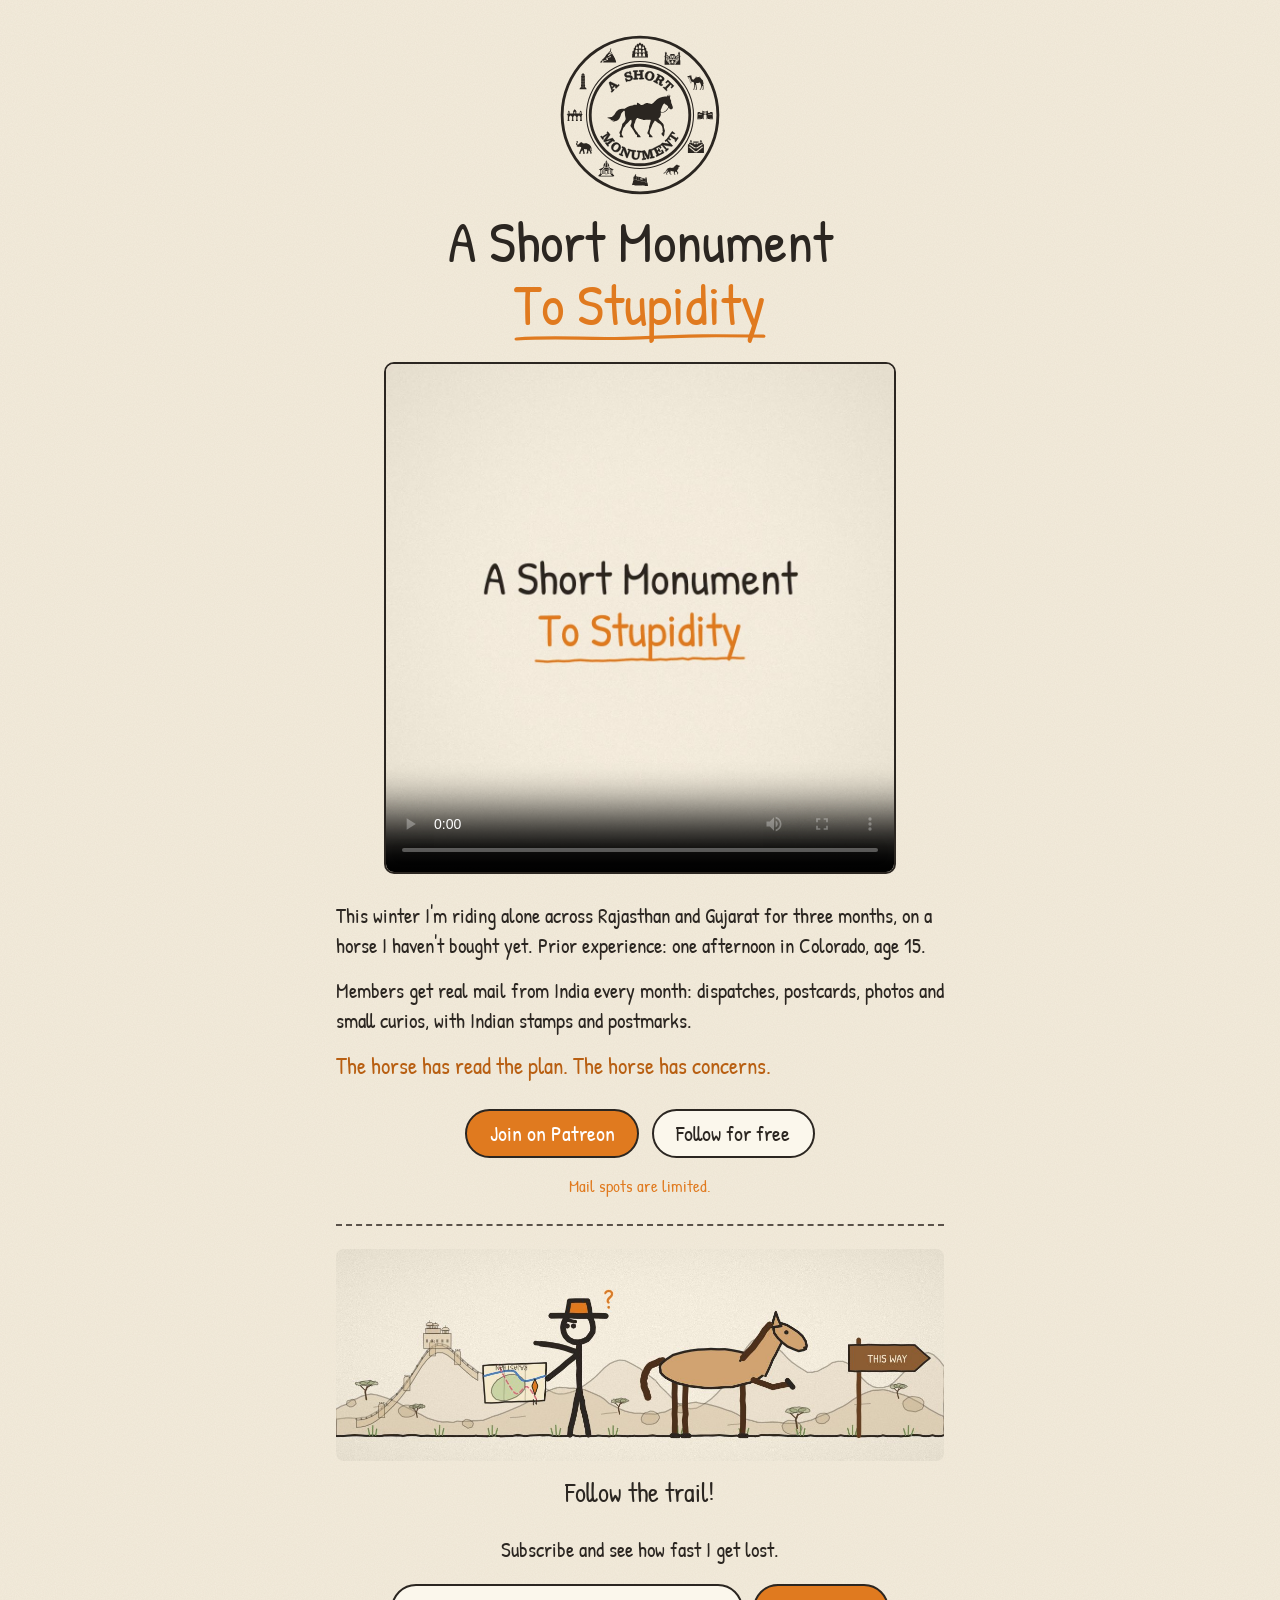
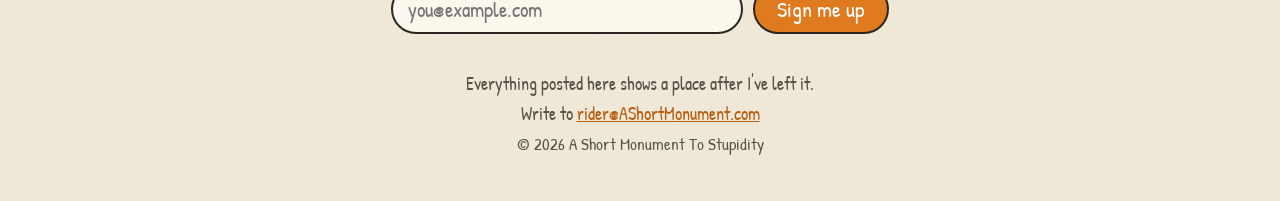
<file: index.html>
<!doctype html>
<html lang="en">
<head>
<meta charset="utf-8">
<meta name="viewport" content="width=device-width, initial-scale=1">
<title>A Short Monument To Stupidity</title>
<link rel="canonical" href="https://ashortmonument.com/">
<meta name="description" content="One rider, one horse he hasn't bought yet, three months across Rajasthan and Gujarat. Members get real mail from India every month.">
<meta property="og:title" content="A Short Monument To Stupidity">
<meta property="og:description" content="Three months, solo, on a horse I just met. Get real mail from India.">
<meta property="og:image" content="https://ashortmonument.com/assets/poster.jpg">
<meta property="og:url" content="https://ashortmonument.com/">
<meta name="twitter:card" content="summary_large_image">
<link rel="icon" href="assets/favicon.svg" type="image/svg+xml">
<link rel="stylesheet" href="assets/site.css">
<script>
  /* ---- SETTINGS: the only lines a road update needs to change ---- */
  window.SITE = {
    patreonOpen: true,                        // Patreon page published Oct 23, 2026
    patreonUrl: "https://www.patreon.com/c/A_Short_Monument_To_Stupidity",
    kitFormId: "10088756",                    // Kit inline form (free Newsletter plan), live since Oct 23
    email: "rider@ashortmonument.com"         // mailbox live since Oct 23
  };
</script>
</head>
<body>
<main>
  <header class="hero">
    <img class="seal" src="assets/seal.svg" width="160" height="160" alt="Seal: A SHORT MONUMENT around a horse, ringed by 12 icons of Rajasthan and Gujarat: forts, stepwells, palaces, a camel, lion and elephant.">
    <h1>A Short Monument<br><span class="saff underlined">To Stupidity</span></h1>
  </header>

  <section class="video">
    <video controls playsinline preload="metadata" poster="assets/poster.jpg">
      <source src="assets/launch-video.mp4" type="video/mp4">
    </video>
  </section>

  <section class="idea">
    <p>This winter I'm riding alone across Rajasthan and Gujarat for three months, on a horse I haven't bought yet. Prior experience: one afternoon in Colorado, age 15.</p>
    <p>Members get real mail from India every month: dispatches, postcards, photos and small curios, with Indian stamps and postmarks.</p>
    <p class="horse">The horse has read the plan. The horse has concerns.</p>
  </section>

  <section class="join">
    <div class="open" hidden>
      <a class="btn primary" data-patreon href="#">Join on Patreon</a>
      <a class="btn" data-patreon href="#">Follow for free</a>
      <p class="small saff">Mail spots are limited.</p>
    </div>
    <div class="soon">
      <p class="soon-line">Membership opens on Patreon in early November.</p>
      <p class="small">The first mail leaves Narlai in mid-to-late November.</p>
    </div>
  </section>

  <section class="signup" hidden>
    <img class="signup-art" src="assets/map-wrong-way.jpg" width="1200" height="420" loading="lazy" style="display:block;width:100%;height:auto;margin:0 auto 12px;border-radius:8px" alt="Cartoon: a rider faces left and points that way with an upside-down map, while his horse raises a hoof at a This Way sign. Hills behind.">
    <h2>Follow the trail!</h2>
    <p>Subscribe and see how fast I get lost.</p>
    <form method="post" target="_blank">
      <label for="email" class="sr">Email address</label>
      <input id="email" type="email" name="email_address" placeholder="you@example.com" required autocomplete="email">
      <button class="btn primary" type="submit">Sign me up</button>
    </form>
  </section>
</main>

<footer>
  <p>Everything posted here shows a place after I've left it.</p>
  <p class="contact" hidden>Write to <a data-email href="#"></a></p>
  <p class="small">&copy; 2026 A Short Monument To Stupidity</p>
</footer>

<script>
  (function () {
    var S = window.SITE;
    if (S.patreonOpen) {
      document.querySelector(".join .open").hidden = false;
      document.querySelector(".join .soon").hidden = true;
      document.querySelectorAll("[data-patreon]").forEach(function (a) { a.href = S.patreonUrl; });
    }
    if (S.kitFormId) {
      var box = document.querySelector(".signup");
      box.hidden = false;
      box.querySelector("form").action = "https://app.kit.com/forms/" + S.kitFormId + "/subscriptions";
    }
    if (S.email) {
      var c = document.querySelector(".contact");
      c.hidden = false;
      var a = c.querySelector("[data-email]");
      a.href = "mailto:" + S.email;
      a.textContent = S.email.replace("ashortmonument", "AShortMonument");
    }
  })();
</script>
</body>
</html>
</file>
<file: assets/site.css>
@font-face { font-family: "Patrick Hand"; src: url("fonts/patrick-hand.woff2") format("woff2"); font-display: swap; }
:root {
  --paper: #F4ECDC;
  --env: #FBF7EC;
  --ink: #2B2621;
  --ink-soft: #5A524A;
  --saff: #E07A1F;
  --saff-dark: #B85F12;
  --grain: url("data:image/svg+xml,%3Csvg xmlns='http://www.w3.org/2000/svg' width='160' height='160'%3E%3Cfilter id='n'%3E%3CfeTurbulence type='fractalNoise' baseFrequency='.9' numOctaves='2' stitchTiles='stitch'/%3E%3CfeColorMatrix values='0 0 0 0 0.2  0 0 0 0 0.15  0 0 0 0 0.1  0 0 0 .07 0'/%3E%3C/filter%3E%3Crect width='100%25' height='100%25' filter='url(%23n)'/%3E%3C/svg%3E");
}
[hidden] { display: none !important; }
* { box-sizing: border-box; }
html { -webkit-text-size-adjust: 100%; }
body {
  margin: 0;
  background: var(--paper) var(--grain);
  color: var(--ink);
  font-family: "Patrick Hand", "Comic Neue", system-ui, sans-serif;
  font-size: 1.3rem;
  line-height: 1.45;
}
main, footer { max-width: 40rem; margin: 0 auto; padding: 0 16px; }
.saff { color: var(--saff); }
.small { font-size: 1.05rem; color: var(--ink-soft); }
.sr { position: absolute; width: 1px; height: 1px; overflow: hidden; clip: rect(0 0 0 0); }

.hero { text-align: center; padding: 2.2rem 0 1.2rem; }
.seal { display: block; width: 10rem; height: 10rem; margin: 0 auto; }
h1 { font-weight: 400; font-size: clamp(2.4rem, 9vw, 3.6rem); line-height: 1.1; margin: 0.9rem 0 0; }
.underlined {
  display: inline-block;
  padding-bottom: 0.12em;
  background: url("data:image/svg+xml,%3Csvg xmlns='http://www.w3.org/2000/svg' viewBox='0 0 100 6' preserveAspectRatio='none'%3E%3Cpath d='M1 4 C20 2.5 30 4.6 50 3.4 S80 2.2 99 2.6' fill='none' stroke='%23E07A1F' stroke-width='1.6' stroke-linecap='round'/%3E%3C/svg%3E") bottom / 100% 0.22em no-repeat;
}

.video { max-width: 32rem; margin: 0 auto; }
.video video {
  display: block; width: 100%; aspect-ratio: 1 / 1; height: auto;
  border: 2px solid var(--ink); border-radius: 10px; background: var(--paper);
}

.idea { margin: 1.6rem 0 0.4rem; }
.idea p { margin: 0 0 0.9rem; }
.horse { color: var(--saff-dark); font-size: 1.45rem; }

.join { text-align: center; margin: 1.6rem 0; }
.open { display: flex; flex-wrap: wrap; gap: 0.8rem; justify-content: center; }
.open .small { flex-basis: 100%; margin: 0.2rem 0 0; color: var(--saff); }
.soon-line { font-size: 1.5rem; margin: 0; }
.btn {
  display: inline-block; font: inherit; font-size: 1.35rem; text-decoration: none; cursor: pointer;
  padding: 0.45rem 1.4rem; border: 2px solid var(--ink); border-radius: 999px;
  background: var(--env); color: var(--ink);
}
.btn.primary { background: var(--saff); border-color: var(--ink); color: #fff; }
.btn:hover { transform: translateY(-1px); }
.btn:focus-visible, input:focus-visible { outline: 3px solid var(--saff-dark); outline-offset: 2px; }

.signup { border-top: 2px dashed var(--ink-soft); padding-top: 1.4rem; text-align: center; }
.signup h2 { font-weight: 400; font-size: 1.7rem; margin: 0 0 0.3rem; }
.signup form { display: flex; flex-wrap: wrap; gap: 0.6rem; justify-content: center; margin-top: 0.8rem; }
.signup input {
  font: inherit; flex: 1 1 14rem; max-width: 22rem; padding: 0.45rem 0.9rem;
  border: 2px solid var(--ink); border-radius: 999px; background: var(--env); color: var(--ink);
}

footer { text-align: center; padding-top: 2rem; padding-bottom: 2.5rem; color: var(--ink-soft); font-size: 1.1rem; }
footer p { margin: 0.3rem 0; }
footer a { color: var(--saff-dark); }
</file>
